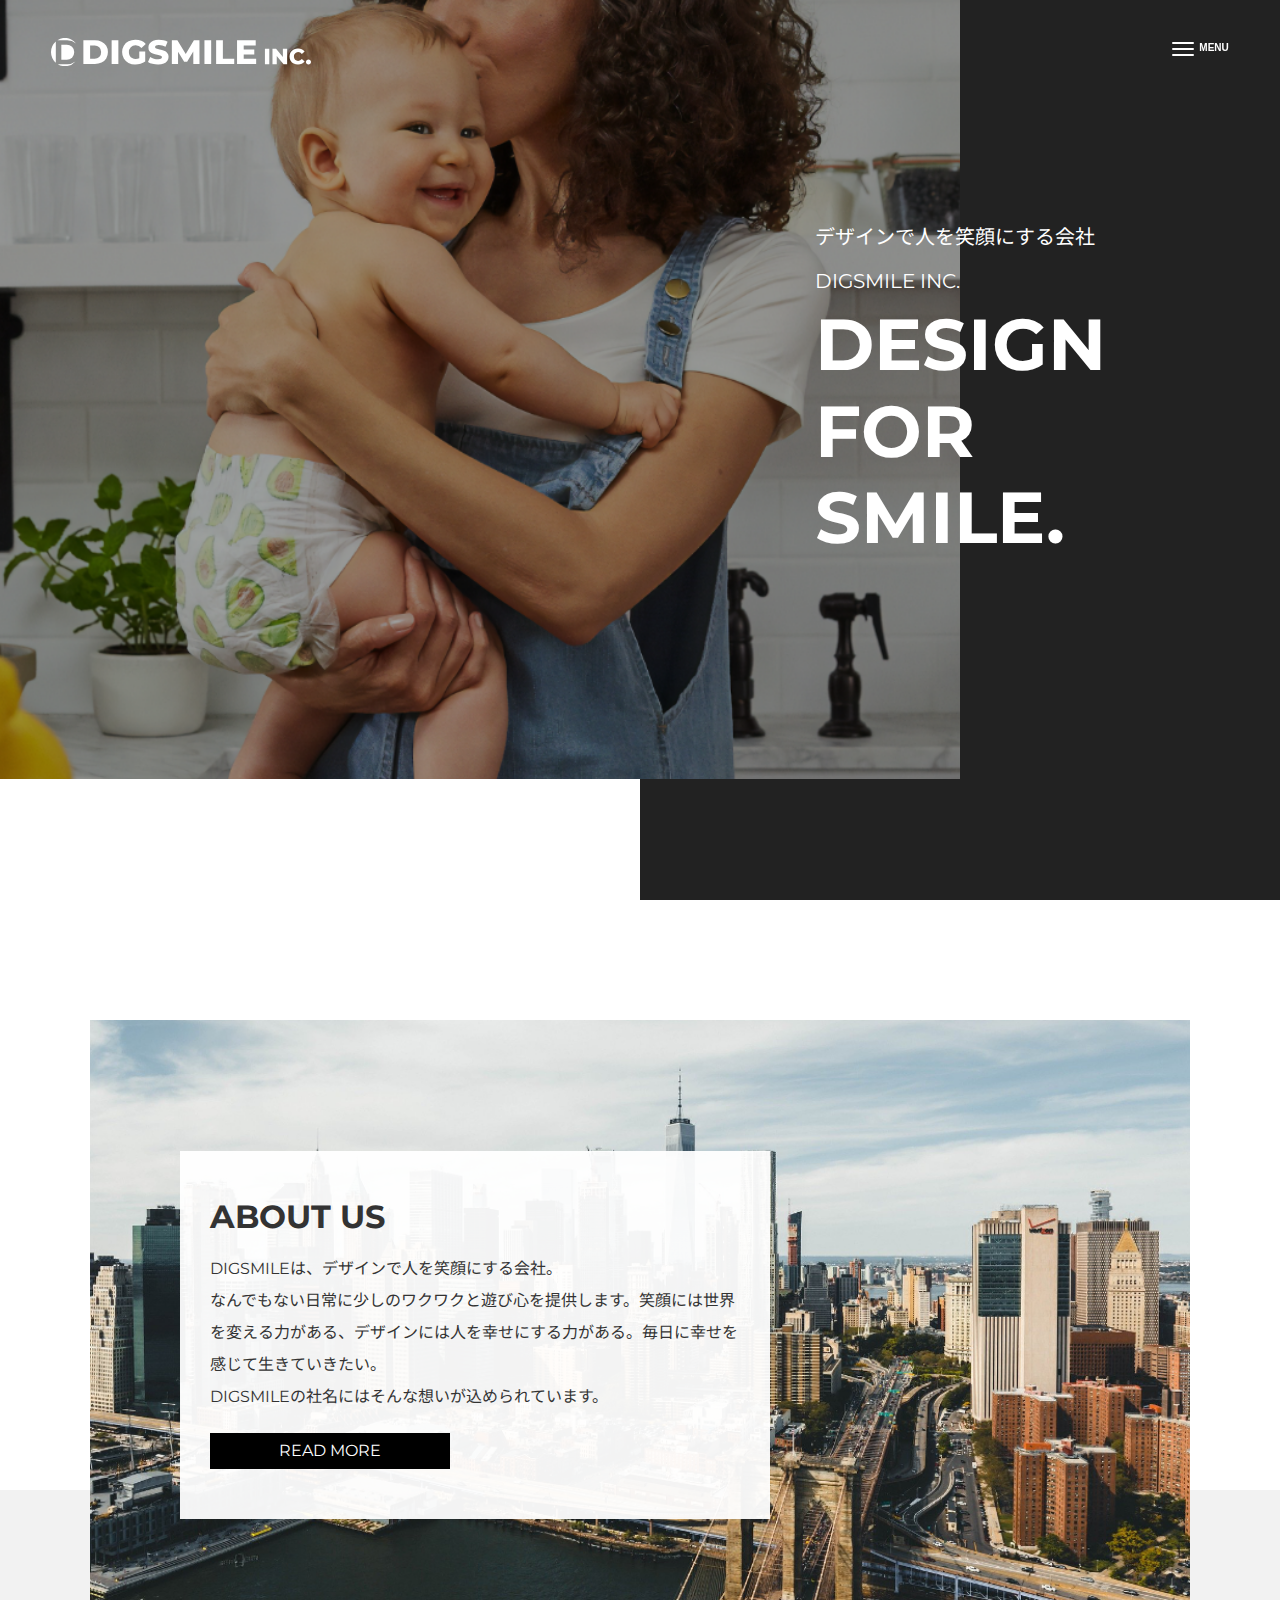
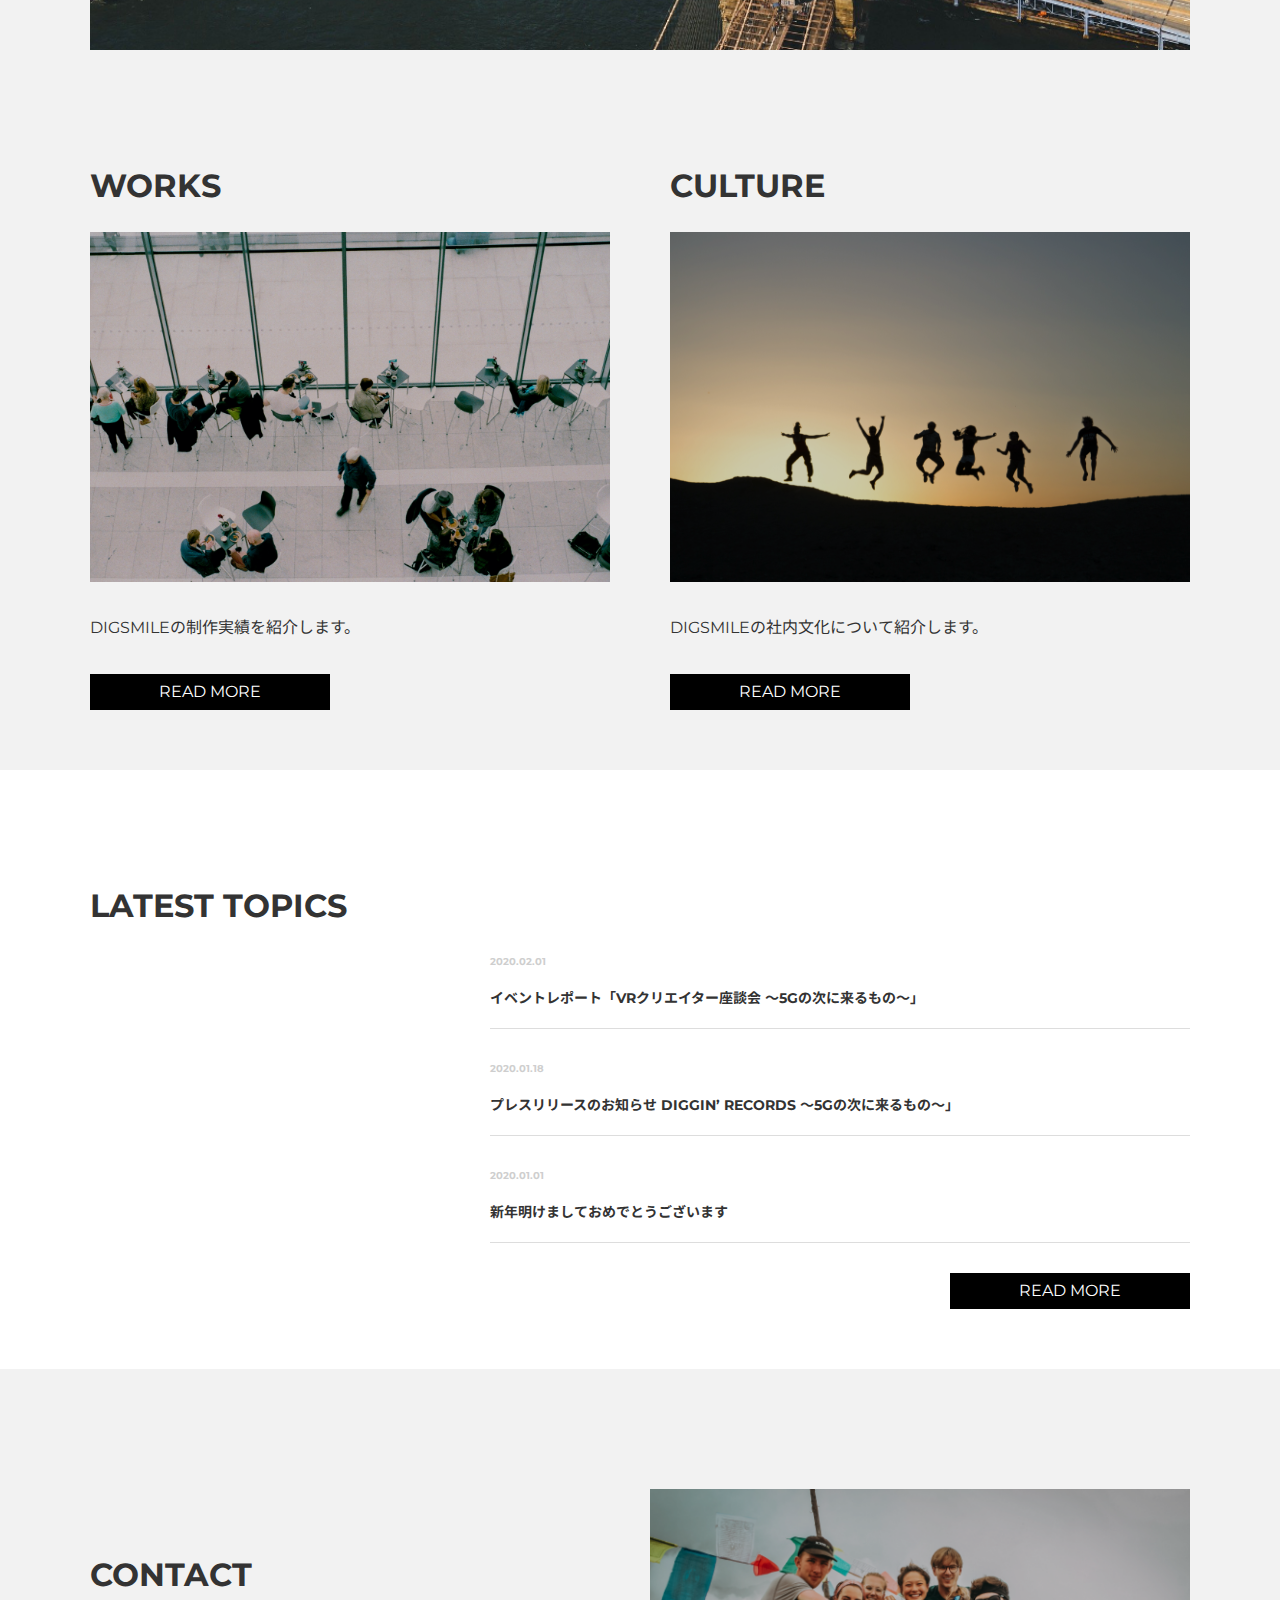
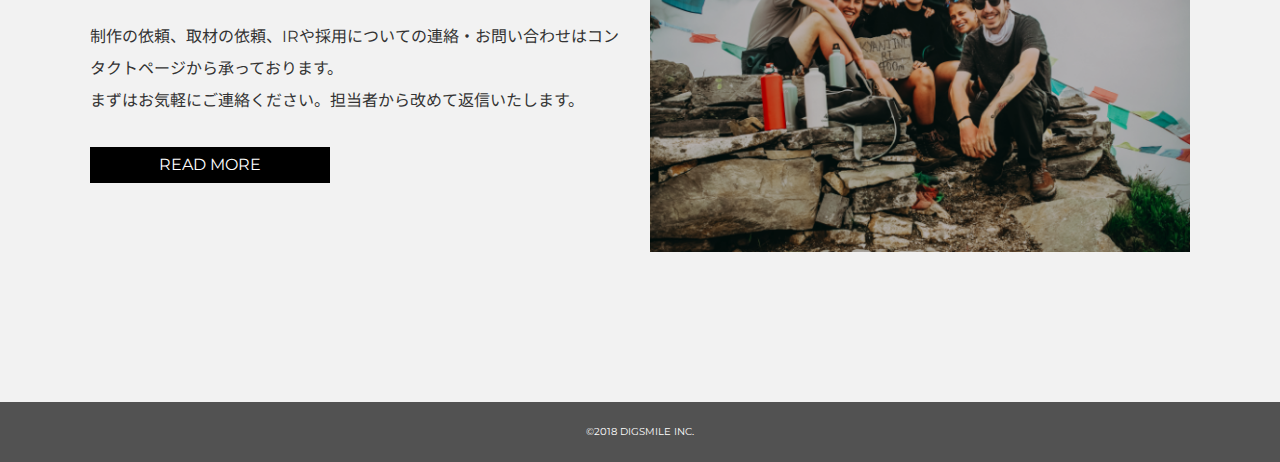
<file: index.html>
<!DOCTYPE html>
<html lang="ja">
<head>
  <meta charset="UTF-8">
  <meta name="viewport" content="width=device-width, initial-scale=1.0">
  <title>DIGSMILE inc. | TOP</title>
  <link rel="stylesheet" href="css/reset.css">
  <link href="https://fonts.googleapis.com/css2?family=Montserrat:wght@400;700&family=Noto+Sans+JP:wght@400;700&display=swap" rel="stylesheet">
  <link rel="stylesheet" href="css/style.css">
</head>
<body>
  <!-- header -->
  <header>
    <h1 class="logo">
      <a href="#">
        <svg xmlns="http://www.w3.org/2000/svg" width="260" height="28.204" viewBox="0 0 260 28.204">
          <g id="site-logo" transform="translate(-59 -29)">
            <path id="前面オブジェクトで型抜き_1" data-name="前面オブジェクトで型抜き 1" d="M14,35.2A13.9,13.9,0,0,1,6.785,33.19h8.848a14.228,14.228,0,0,0,8.847-2.739A13.97,13.97,0,0,1,14,35.2ZM4.822,31.752h0a14.17,14.17,0,0,1,0-21.3Zm10.54-3.117H10.33V13.771h5.032a8.094,8.094,0,0,1,5.682,1.994,7.233,7.233,0,0,1,2.138,5.439,7.234,7.234,0,0,1-2.138,5.439,8.093,8.093,0,0,1-5.682,1.99ZM25.007,12.39a13.9,13.9,0,0,0-9.373-3.174H6.463a13.932,13.932,0,0,1,13.76-.749,14.157,14.157,0,0,1,4.785,3.922Z" transform="translate(59 22)" fill="#fff"/>
            <path id="DIGSMILE" d="M2.38-23.8H13.634a15.731,15.731,0,0,1,6.936,1.465,11.018,11.018,0,0,1,4.692,4.155,11.723,11.723,0,0,1,1.666,6.3,11.723,11.723,0,0,1-1.666,6.3A11.018,11.018,0,0,1,20.57-1.423,15.731,15.731,0,0,1,13.634.042H2.38ZM13.362-5.34a6.893,6.893,0,0,0,4.913-1.737,6.262,6.262,0,0,0,1.853-4.8,6.262,6.262,0,0,0-1.853-4.8,6.893,6.893,0,0,0-4.913-1.737H9.112V-5.34ZM30.634-23.8h6.732V.042H30.634ZM58.276-12.39h5.95v9.877A15.5,15.5,0,0,1,59.534-.265a18.642,18.642,0,0,1-5.3.783A14.166,14.166,0,0,1,47.5-1.065a11.8,11.8,0,0,1-4.692-4.411,12.18,12.18,0,0,1-1.7-6.4,12.18,12.18,0,0,1,1.7-6.4,11.747,11.747,0,0,1,4.726-4.411,14.514,14.514,0,0,1,6.834-1.584,15.2,15.2,0,0,1,5.984,1.124,11.536,11.536,0,0,1,4.42,3.236l-4.284,3.883a7.546,7.546,0,0,0-5.78-2.657,6.693,6.693,0,0,0-4.93,1.856,6.67,6.67,0,0,0-1.87,4.955,7.208,7.208,0,0,0,.85,3.525,6.1,6.1,0,0,0,2.38,2.418,6.969,6.969,0,0,0,3.5.868,8.588,8.588,0,0,0,3.638-.783ZM77.044.519A21.967,21.967,0,0,1,71.434-.2,13.786,13.786,0,0,1,67.014-2.1l2.21-4.973a14.289,14.289,0,0,0,3.706,1.7,14.086,14.086,0,0,0,4.148.647q3.876,0,3.876-1.941a1.607,1.607,0,0,0-1.105-1.516A20.3,20.3,0,0,0,76.3-9.222a33.866,33.866,0,0,1-4.488-1.243,7.554,7.554,0,0,1-3.094-2.129,5.758,5.758,0,0,1-1.292-3.951,6.848,6.848,0,0,1,1.19-3.934,7.965,7.965,0,0,1,3.553-2.776,14.6,14.6,0,0,1,5.8-1.022,20.415,20.415,0,0,1,4.624.528A14.146,14.146,0,0,1,86.6-22.2l-2.074,5.007a13.837,13.837,0,0,0-6.6-1.839,5.522,5.522,0,0,0-2.924.6,1.787,1.787,0,0,0-.918,1.55,1.536,1.536,0,0,0,1.088,1.43,19.646,19.646,0,0,0,3.5.988,32.762,32.762,0,0,1,4.5,1.243,7.779,7.779,0,0,1,3.094,2.112,5.646,5.646,0,0,1,1.309,3.934A6.714,6.714,0,0,1,86.394-3.3,8.114,8.114,0,0,1,82.824-.52,14.418,14.418,0,0,1,77.044.519ZM112.336.042l-.068-12.636-6.12,10.286h-2.992L97.07-12.253V.042H90.848V-23.8H96.39l8.364,13.76,8.16-13.76h5.542L118.524.042ZM123.454-23.8h6.732V.042h-6.732Zm11.7,0h6.732V-5.305h11.356V.042H135.15Zm40.018,18.63V.042H156.06V-23.8h18.666v5.211h-12v4.019H173.3v5.041H162.724v4.359Z" transform="translate(89 55)" fill="#fff"/>
            <path id="INC." d="M1.54-15.4H5.9V0H1.54Zm22.22,0V0H20.174l-6.8-8.206V0H9.108V-15.4h3.586l6.8,8.206V-15.4ZM34.628.308A9.114,9.114,0,0,1,30.283-.715a7.65,7.65,0,0,1-3.025-2.849,7.858,7.858,0,0,1-1.1-4.136,7.858,7.858,0,0,1,1.1-4.136,7.65,7.65,0,0,1,3.025-2.849,9.114,9.114,0,0,1,4.345-1.023,9.326,9.326,0,0,1,3.806.748A7.323,7.323,0,0,1,41.25-12.8L38.478-10.3a4.56,4.56,0,0,0-3.63-1.8,4.48,4.48,0,0,0-2.233.55A3.817,3.817,0,0,0,31.1-10a4.773,4.773,0,0,0-.539,2.3A4.773,4.773,0,0,0,31.1-5.4,3.817,3.817,0,0,0,32.615-3.85a4.48,4.48,0,0,0,2.233.55,4.56,4.56,0,0,0,3.63-1.8L41.25-2.6A7.323,7.323,0,0,1,38.434-.44,9.326,9.326,0,0,1,34.628.308ZM45.1.2a2.462,2.462,0,0,1-1.782-.7,2.377,2.377,0,0,1-.726-1.782,2.35,2.35,0,0,1,.715-1.782A2.5,2.5,0,0,1,45.1-4.752a2.485,2.485,0,0,1,1.8.682,2.369,2.369,0,0,1,.7,1.782,2.4,2.4,0,0,1-.715,1.782A2.452,2.452,0,0,1,45.1.2Z" transform="translate(271.392 55.205)" fill="#fff"/>
          </g>
        </svg>
      </a>
    </h1>
    <nav class="header__nav">
      <ul>
        <li class="header__nav__item"><a href="#"><img src="img/logo-icon.png" alt="logo-icon"></a></li>
        <li class="header__nav__item"><a href="./about/index.html">About us</a></li>
        <li class="header__nav__item"><a href="#works">Works</a></li>
        <li class="header__nav__item"><a href="#culture">Culture</a></li>
        <li class="header__nav__item"><a href="#topics">Topics</a></li>
        <li class="header__nav__item"><a href="./contact/index.html">Contact</a></li>
      </ul>
    </nav>
    <button class="burger-btn">
      <span class="bars">
        <span class="bar bar_top"></span>
        <span class="bar bar_mid"></span>
        <span class="bar bar_bottom"></span>
      </span>
      <span class="menu">menu</span>
    </button>
    <span class="burger-musk"></span>
  </header>

  <!-- main -->
  <main>
    <div class="top">
      <div class="top__wrapper">
        <div class="top__wrapper__text">
          <p class="top__wrapper__text__jp">デザインで人を笑顔にする会社</p>
          <p class="top__wrapper__text__conmpany">DIGSMILE INC.</p>
          <p class="top__wrapper__text__main">
            Design<br>
            for<br>
            smile.
          </p>
        </div>
      </div>
    </div>
    <section class="section__wrapper" id="aboutUs">
      <div class="section__wrapper__aboutUs">
        <div class="section__wrapper__aboutUs__text">
          <h2>ABOUT US</h2>
          <p>
            DIGSMILEは、デザインで人を笑顔にする会社。<br>
            なんでもない日常に少しのワクワクと遊び心を提供します。笑顔には世界を変える力がある、デザインには人を幸せにする力がある。毎日に幸せを感じて生きていきたい。<br>
            DIGSMILEの社名にはそんな想いが込められています。
          </p>
          <a href="/about/index.html">READ MORE</a>
        </div>
      </div>
    </section>
    <!-- works -->
    <section class="section__wrapper">
      <div class="section__wrapper__contents flex__between">
        <div class="section__wrapper__contents__works" id="works">
          <h2>WORKS</h2>
          <img src="img/works.png" alt="works">
          <p>DIGSMILEの制作実績を紹介します。</p>
          <a href="#">READ MORE</a>
        </div>
        <div class="section__wrapper__contents__culture" id="culture">
          <h2>CULTURE</h2>
          <img src="img/culture.png" alt="culture">
          <p>DIGSMILEの社内文化について紹介します。</p>
          <a href="#">READ MORE</a>
        </div>
      </div>
    </section>
    <!-- topics -->
    <section class="section__wrapper" id="topics">
      <div class="section__wrapper__topics">
        <h2>LATEST TOPICS</h2>
        <ul class="section__wrapper__topics__list">
          <li class="section__wrapper__topics__list__item">
            <p class="section__wrapper__topics__list__item__date">2020.02.01</p>
            <p class="section__wrapper__topics__list__item__title">イベントレポート「VRクリエイター座談会 〜5Gの次に来るもの〜」</p>
          </li>
          <li class="section__wrapper__topics__list__item">
            <p class="section__wrapper__topics__list__item__date">2020.01.18</p>
            <p class="section__wrapper__topics__list__item__title">プレスリリースのお知らせ DIGGIN’ RECORDS 〜5Gの次に来るもの〜」</p>
          </li>
          <li class="section__wrapper__topics__list__item">
            <p class="section__wrapper__topics__list__item__date">2020.01.01</p>
            <p class="section__wrapper__topics__list__item__title">新年明けましておめでとうございます</p>
          </li>
        </ul>
        <a href="#">READ MORE</a>
      </div>
    </section>
    <!-- contact -->
    <section class="section__wrapper">
      <div class="section__wrapper__contact flex__between">
        <img src="img/recruit.png" alt="recruit">
        <div class="section__wrapper__contact__text">
          <h2>CONTACT</h2>
          <p>制作の依頼、取材の依頼、IRや採用についての連絡・お問い合わせはコンタクトページから承っております。<br>
            まずはお気軽にご連絡ください。担当者から改めて返信いたします。</p>
          <a href="./contact/index.html">READ MORE</a>
        </div>
      </div>
    </section>
  </main>
  <!-- footer -->
  <footer>
    <p>©2018 DIGSMILE INC.</p>
  </footer>
  <script src="https://code.jquery.com/jquery-3.5.1.js" integrity="sha256-QWo7LDvxbWT2tbbQ97B53yJnYU3WhH/C8ycbRAkjPDc=" crossorigin="anonymous"></script>
  <script src="js/script.js"></script>
</body>
</html>
</file>
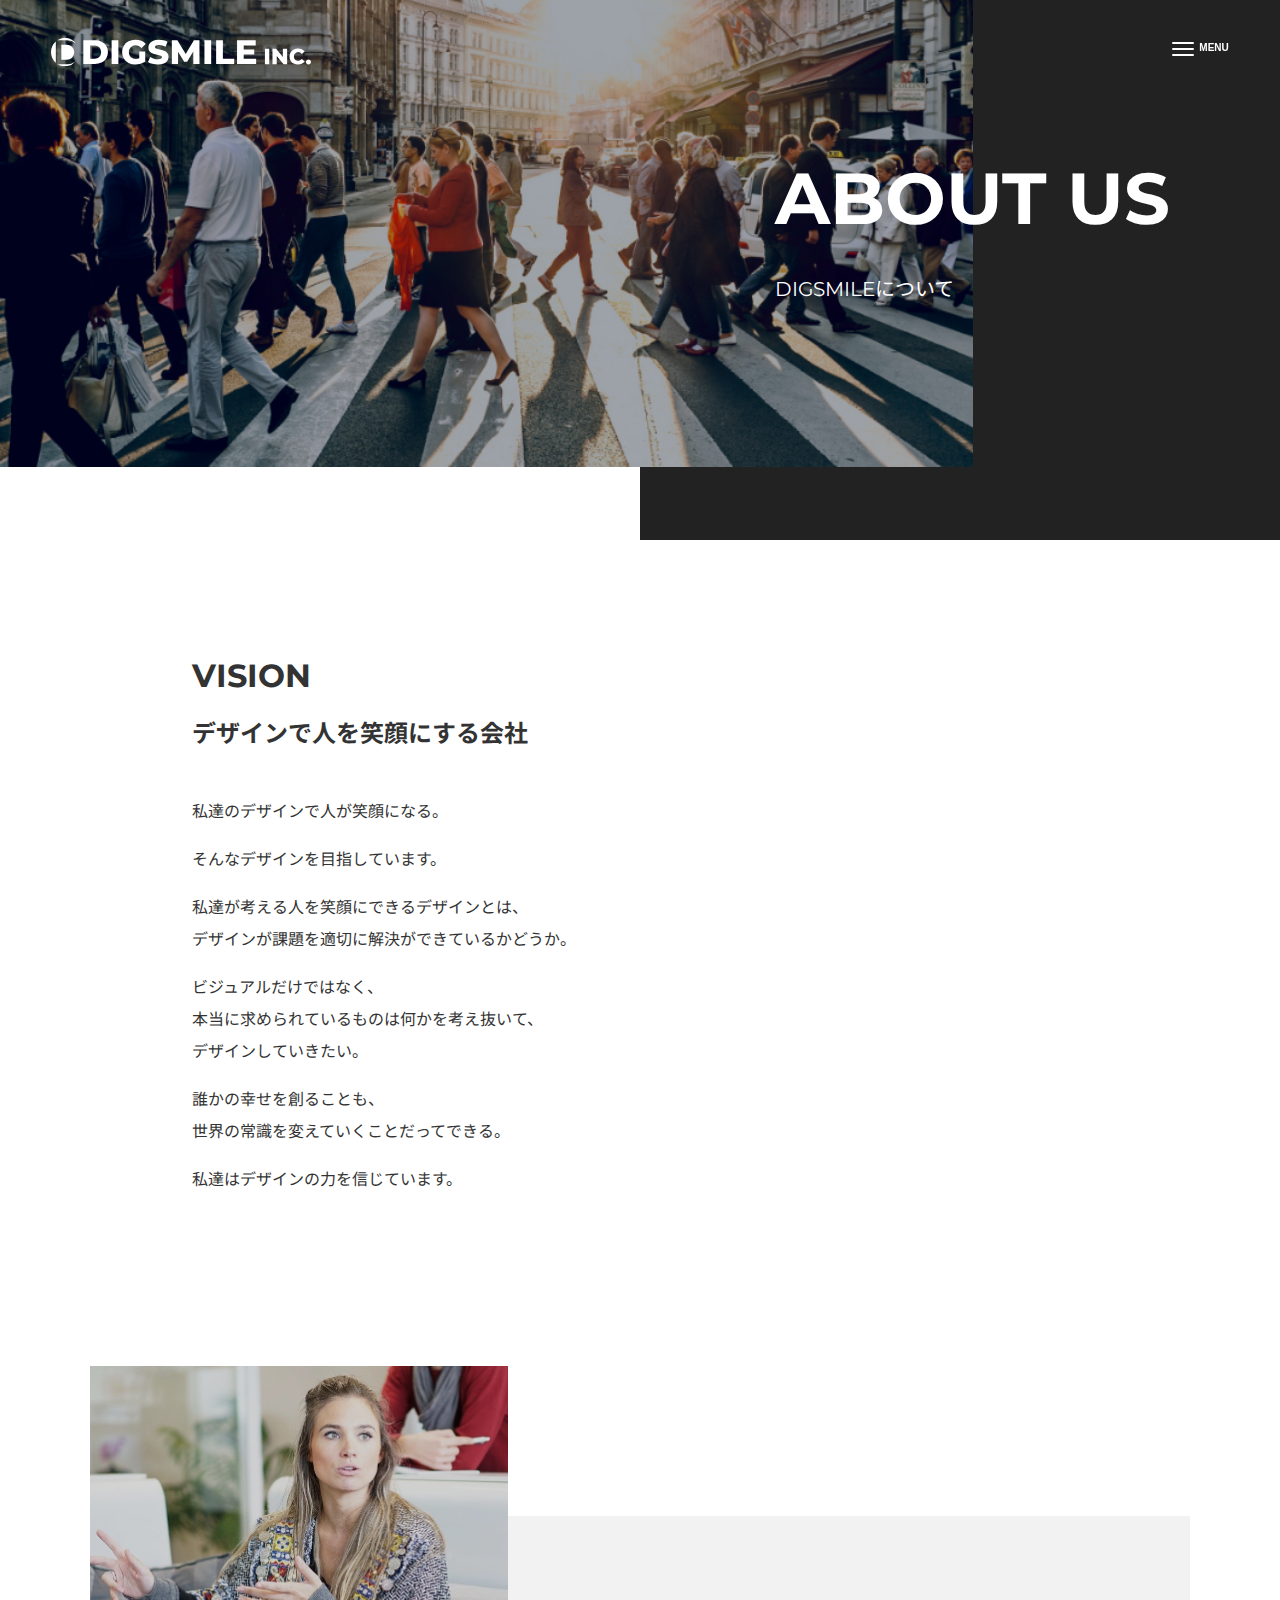
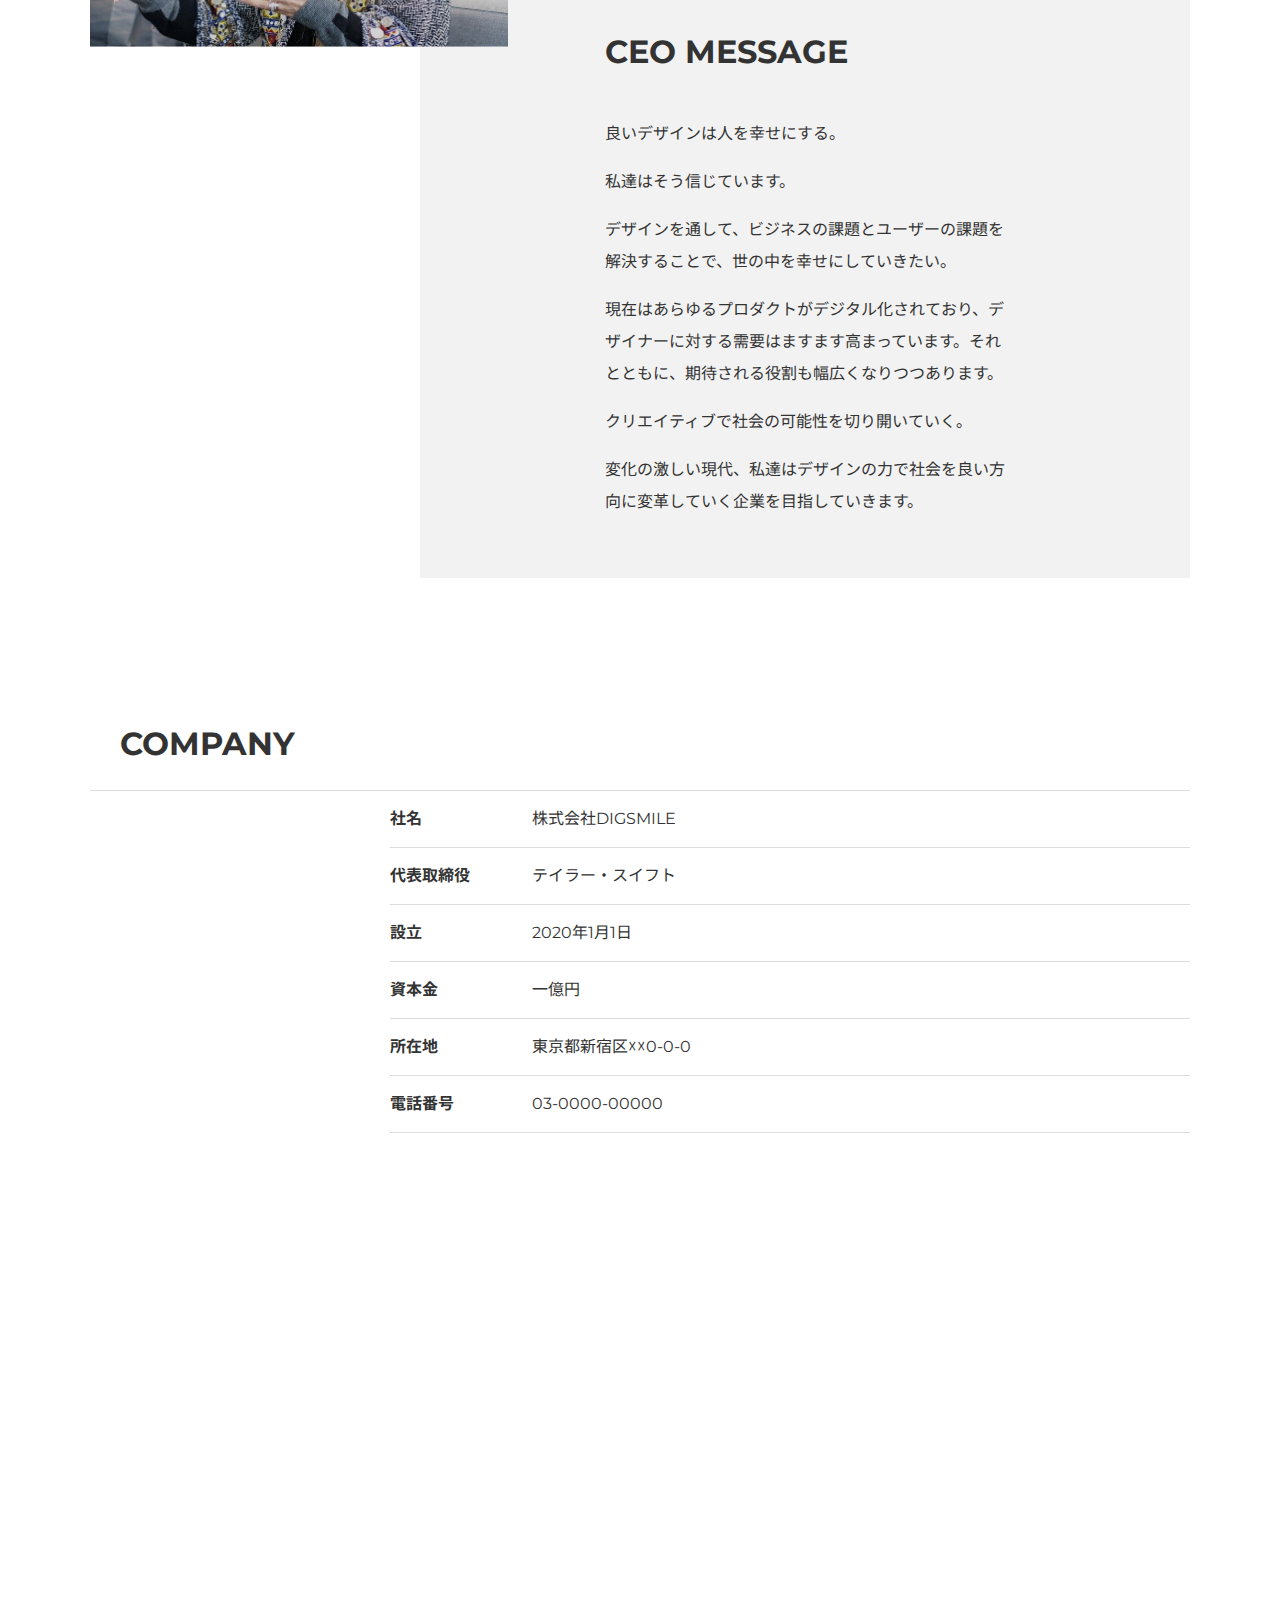
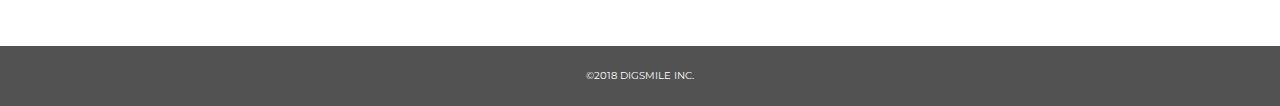
<file: about/index.html>
<!DOCTYPE html>
<html lang="ja">
<head>
  <meta charset="UTF-8">
  <meta name="viewport" content="width=device-width, initial-scale=1.0">
  <title>DIGSMILE inc. | about</title>
  <link rel="stylesheet" href="../css/reset.css">
  <link href="https://fonts.googleapis.com/css2?family=Montserrat:wght@400;700&family=Noto+Sans+JP:wght@400;700&display=swap" rel="stylesheet">
  <link rel="stylesheet" href="../css/about.css">
</head>
<body>
  <header>
    <h1 class="logo">
      <a href="../index.html">
        <svg xmlns="http://www.w3.org/2000/svg" width="260" height="28.204" viewBox="0 0 260 28.204">
          <g id="site-logo" transform="translate(-59 -29)">
            <path id="前面オブジェクトで型抜き_1" data-name="前面オブジェクトで型抜き 1" d="M14,35.2A13.9,13.9,0,0,1,6.785,33.19h8.848a14.228,14.228,0,0,0,8.847-2.739A13.97,13.97,0,0,1,14,35.2ZM4.822,31.752h0a14.17,14.17,0,0,1,0-21.3Zm10.54-3.117H10.33V13.771h5.032a8.094,8.094,0,0,1,5.682,1.994,7.233,7.233,0,0,1,2.138,5.439,7.234,7.234,0,0,1-2.138,5.439,8.093,8.093,0,0,1-5.682,1.99ZM25.007,12.39a13.9,13.9,0,0,0-9.373-3.174H6.463a13.932,13.932,0,0,1,13.76-.749,14.157,14.157,0,0,1,4.785,3.922Z" transform="translate(59 22)" fill="#fff"/>
            <path id="DIGSMILE" d="M2.38-23.8H13.634a15.731,15.731,0,0,1,6.936,1.465,11.018,11.018,0,0,1,4.692,4.155,11.723,11.723,0,0,1,1.666,6.3,11.723,11.723,0,0,1-1.666,6.3A11.018,11.018,0,0,1,20.57-1.423,15.731,15.731,0,0,1,13.634.042H2.38ZM13.362-5.34a6.893,6.893,0,0,0,4.913-1.737,6.262,6.262,0,0,0,1.853-4.8,6.262,6.262,0,0,0-1.853-4.8,6.893,6.893,0,0,0-4.913-1.737H9.112V-5.34ZM30.634-23.8h6.732V.042H30.634ZM58.276-12.39h5.95v9.877A15.5,15.5,0,0,1,59.534-.265a18.642,18.642,0,0,1-5.3.783A14.166,14.166,0,0,1,47.5-1.065a11.8,11.8,0,0,1-4.692-4.411,12.18,12.18,0,0,1-1.7-6.4,12.18,12.18,0,0,1,1.7-6.4,11.747,11.747,0,0,1,4.726-4.411,14.514,14.514,0,0,1,6.834-1.584,15.2,15.2,0,0,1,5.984,1.124,11.536,11.536,0,0,1,4.42,3.236l-4.284,3.883a7.546,7.546,0,0,0-5.78-2.657,6.693,6.693,0,0,0-4.93,1.856,6.67,6.67,0,0,0-1.87,4.955,7.208,7.208,0,0,0,.85,3.525,6.1,6.1,0,0,0,2.38,2.418,6.969,6.969,0,0,0,3.5.868,8.588,8.588,0,0,0,3.638-.783ZM77.044.519A21.967,21.967,0,0,1,71.434-.2,13.786,13.786,0,0,1,67.014-2.1l2.21-4.973a14.289,14.289,0,0,0,3.706,1.7,14.086,14.086,0,0,0,4.148.647q3.876,0,3.876-1.941a1.607,1.607,0,0,0-1.105-1.516A20.3,20.3,0,0,0,76.3-9.222a33.866,33.866,0,0,1-4.488-1.243,7.554,7.554,0,0,1-3.094-2.129,5.758,5.758,0,0,1-1.292-3.951,6.848,6.848,0,0,1,1.19-3.934,7.965,7.965,0,0,1,3.553-2.776,14.6,14.6,0,0,1,5.8-1.022,20.415,20.415,0,0,1,4.624.528A14.146,14.146,0,0,1,86.6-22.2l-2.074,5.007a13.837,13.837,0,0,0-6.6-1.839,5.522,5.522,0,0,0-2.924.6,1.787,1.787,0,0,0-.918,1.55,1.536,1.536,0,0,0,1.088,1.43,19.646,19.646,0,0,0,3.5.988,32.762,32.762,0,0,1,4.5,1.243,7.779,7.779,0,0,1,3.094,2.112,5.646,5.646,0,0,1,1.309,3.934A6.714,6.714,0,0,1,86.394-3.3,8.114,8.114,0,0,1,82.824-.52,14.418,14.418,0,0,1,77.044.519ZM112.336.042l-.068-12.636-6.12,10.286h-2.992L97.07-12.253V.042H90.848V-23.8H96.39l8.364,13.76,8.16-13.76h5.542L118.524.042ZM123.454-23.8h6.732V.042h-6.732Zm11.7,0h6.732V-5.305h11.356V.042H135.15Zm40.018,18.63V.042H156.06V-23.8h18.666v5.211h-12v4.019H173.3v5.041H162.724v4.359Z" transform="translate(89 55)" fill="#fff"/>
            <path id="INC." d="M1.54-15.4H5.9V0H1.54Zm22.22,0V0H20.174l-6.8-8.206V0H9.108V-15.4h3.586l6.8,8.206V-15.4ZM34.628.308A9.114,9.114,0,0,1,30.283-.715a7.65,7.65,0,0,1-3.025-2.849,7.858,7.858,0,0,1-1.1-4.136,7.858,7.858,0,0,1,1.1-4.136,7.65,7.65,0,0,1,3.025-2.849,9.114,9.114,0,0,1,4.345-1.023,9.326,9.326,0,0,1,3.806.748A7.323,7.323,0,0,1,41.25-12.8L38.478-10.3a4.56,4.56,0,0,0-3.63-1.8,4.48,4.48,0,0,0-2.233.55A3.817,3.817,0,0,0,31.1-10a4.773,4.773,0,0,0-.539,2.3A4.773,4.773,0,0,0,31.1-5.4,3.817,3.817,0,0,0,32.615-3.85a4.48,4.48,0,0,0,2.233.55,4.56,4.56,0,0,0,3.63-1.8L41.25-2.6A7.323,7.323,0,0,1,38.434-.44,9.326,9.326,0,0,1,34.628.308ZM45.1.2a2.462,2.462,0,0,1-1.782-.7,2.377,2.377,0,0,1-.726-1.782,2.35,2.35,0,0,1,.715-1.782A2.5,2.5,0,0,1,45.1-4.752a2.485,2.485,0,0,1,1.8.682,2.369,2.369,0,0,1,.7,1.782,2.4,2.4,0,0,1-.715,1.782A2.452,2.452,0,0,1,45.1.2Z" transform="translate(271.392 55.205)" fill="#fff"/>
          </g>
        </svg>
      </a>
    </h1>
    <nav class="header__nav">
      <ul>
        <li class="header__nav__item"><a href="../index.html"><img src="../img/logo-icon.png" alt="logo-icon"></a></li>
        <li class="header__nav__item"><a href="#">About us</a></li>
        <li class="header__nav__item"><a href="../index.html#works">Works</a></li>
        <li class="header__nav__item"><a href="../index.html#culture">Culture</a></li>
        <li class="header__nav__item"><a href="../index.html#topics">Topics</a></li>
        <li class="header__nav__item"><a href="../contact/index.html">Contact</a></li>
      </ul>
    </nav>
    <button class="burger-btn">
      <span class="bars">
        <span class="bar bar_top"></span>
        <span class="bar bar_mid"></span>
        <span class="bar bar_bottom"></span>
      </span>
      <span class="menu">menu</span>
    </button>
    <span class="burger-musk"></span>
  </header>
  <main>
    <div class="top">
      <div class="top__wrapper">
        <div class="top__wrapper__text">
          <p class="top__wrapper__text__main">
            About us<br>
            <span>DIGSMILEについて</span>
          </p>
        </div>
      </div>
    </div>
    <!-- vision -->
    <section class="section__wrapper">
      <div class="section__wrapper__vision">
        <h2>VISION</h2>
        <h3>デザインで人を笑顔にする会社</h3>
        <div class="section__wrapper__vision__text">
          <p>私達のデザインで人が笑顔になる。</p>
          <br>
          <p>そんなデザインを目指しています。</p>
          <br>
          <p>私達が考える人を笑顔にできるデザインとは、</p>
          <p>デザインが課題を適切に解決ができているかどうか。</p>
          <br>
          <p>ビジュアルだけではなく、</p>
          <p>本当に求められているものは何かを考え抜いて、</p>
          <p>デザインしていきたい。</p>
          <br>
          <p>誰かの幸せを創ることも、</p>
          <p>世界の常識を変えていくことだってできる。</p>
          <br>
          <p>私達はデザインの力を信じています。</p>
        </div>
      </div>
    </section>
    <section class="section__wrapper">
      <div class="section__wrapper__ceo">
        <img src="../img/ceo-img.png" alt="ceo">
        <div class="section__wrapper__ceo__message">
          <div class="section__wrapper__ceo__message__text">
            <h2>CEO MESSAGE</h2>
            <p>良いデザインは人を幸せにする。</p>
            <br>
            <p>私達はそう信じています。</p>
            <br>
            <p>デザインを通して、ビジネスの課題とユーザーの課題を解決することで、世の中を幸せにしていきたい。</p>
            <br>
            <p>現在はあらゆるプロダクトがデジタル化されており、デザイナーに対する需要はますます高まっています。それとともに、期待される役割も幅広くなりつつあります。</p>
            <br>
            <p>クリエイティブで社会の可能性を切り開いていく。</p>
            <br>
            <p>変化の激しい現代、私達はデザインの力で社会を良い方向に変革していく企業を目指していきます。</p>
          </div>
        </div>
      </div>
    </section>
    <section class="section__wrapper">
      <div class="section__wrapper__company">
        <h2>COMPANY</h2>
        <dl class="section__wrapper__company__overview">
          <div>
            <dt>社名</dt>
            <dd>株式会社DIGSMILE</dd>
          </div>
        </dl>
        <dl class="section__wrapper__company__overview">
          <div>
            <dt>代表取締役</dt>
            <dd>テイラー・スイフト</dd>
          </div>
        </dl>
        <dl class="section__wrapper__company__overview">
          <div>
            <dt>設立</dt>
            <dd>2020年1月1日</dd>
          </div>
        </dl>
        <dl class="section__wrapper__company__overview">
          <div>
            <dt>資本金</dt>
            <dd>一億円</dd>
          </div>
        </dl>
        <dl class="section__wrapper__company__overview">
          <div>
            <dt>所在地</dt>
            <dd>東京都新宿区☓☓0-0-0</dd>
          </div>
        </dl>
        <dl class="section__wrapper__company__overview">
          <div>
            <dt>電話番号</dt>
            <dd>03-0000-00000</dd>
          </div>
        </dl>
        <iframe src="https://www.google.com/maps/embed?pb=!1m18!1m12!1m3!1d51840.01292749985!2d139.67418085496357!3d35.7015977298086!2m3!1f0!2f0!3f0!3m2!1i1024!2i768!4f13.1!3m3!1m2!1s0x60188d2059b7fd4b%3A0xec61c68fe232efd2!2z5p2x5Lqs6YO95paw5a6_5Yy6!5e0!3m2!1sja!2sjp!4v1606642500106!5m2!1sja!2sjp" width="600" height="450" frameborder="0" style="border:0;" allowfullscreen="" aria-hidden="false" tabindex="0"></iframe>
      </div>
    </section>
  </main>
  <footer>
    <p>©2018 DIGSMILE INC.</p>
  </footer>
  <script src="https://code.jquery.com/jquery-3.5.1.js" integrity="sha256-QWo7LDvxbWT2tbbQ97B53yJnYU3WhH/C8ycbRAkjPDc=" crossorigin="anonymous"></script>
  <script src="../js/script.js"></script>
</body>
</html>
</file>
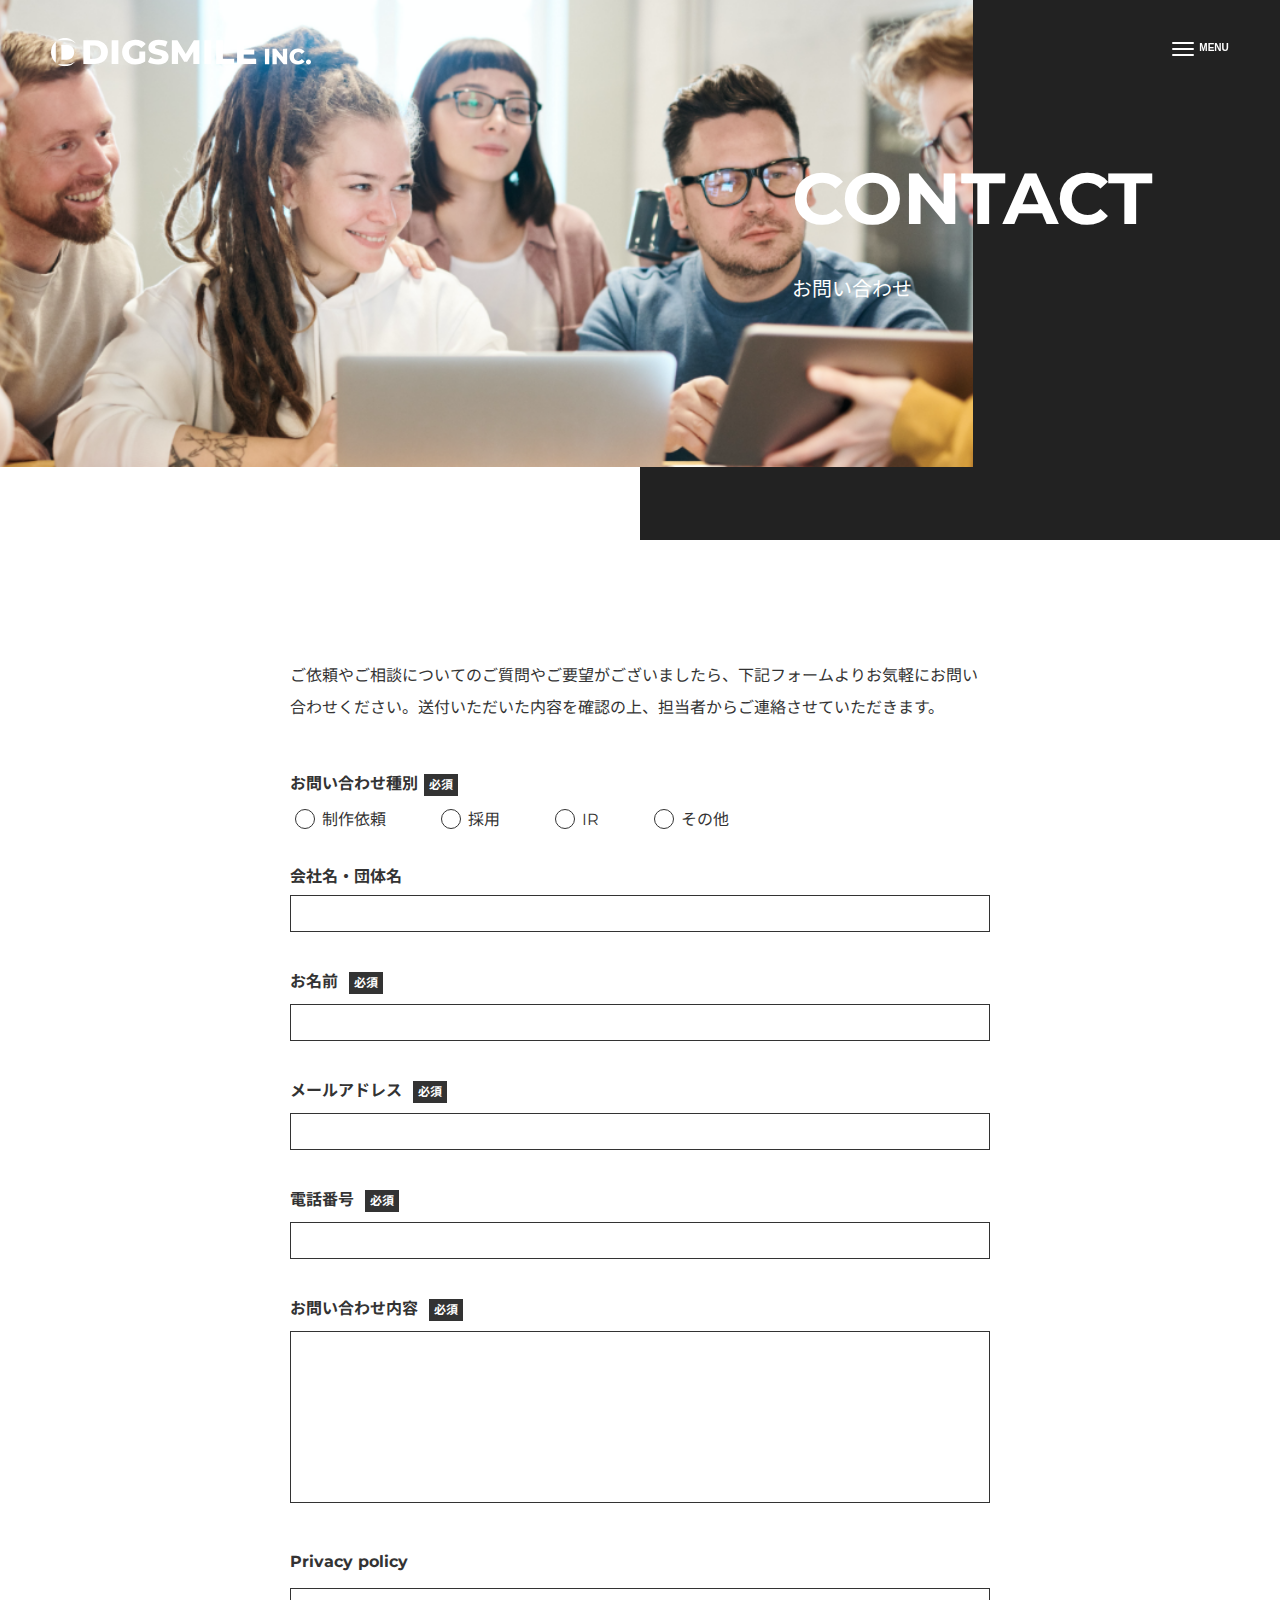
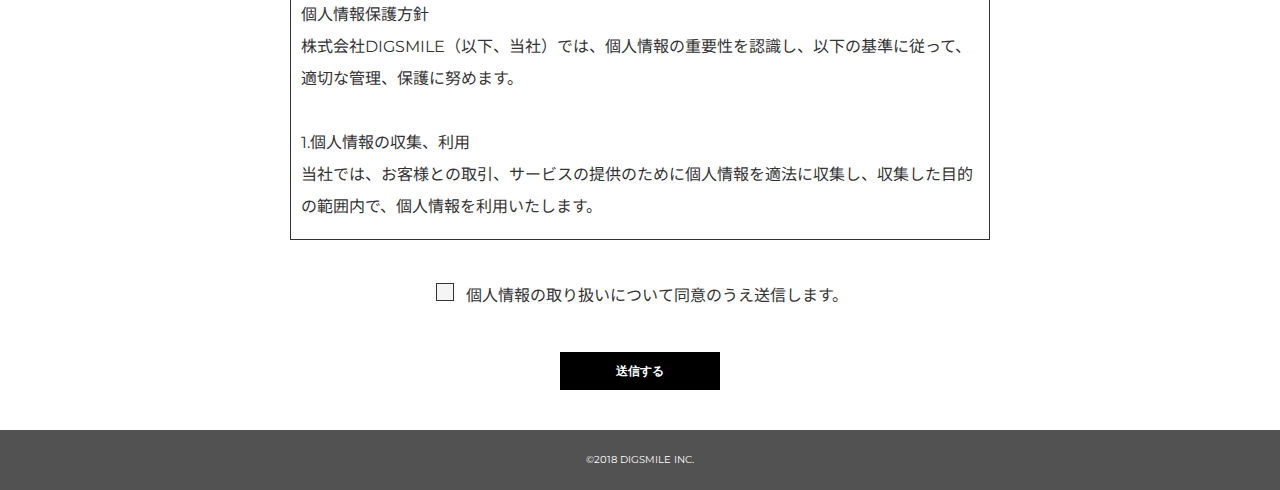
<file: contact/index.html>
<!DOCTYPE html>
<html lang="ja">
<head>
  <meta charset="UTF-8">
  <meta name="viewport" content="width=device-width, initial-scale=1.0">
  <title>DIGSMILE inc. | contact</title>
  <link rel="stylesheet" href="../css/reset.css">
  <link href="https://fonts.googleapis.com/css2?family=Montserrat:wght@400;700&family=Noto+Sans+JP:wght@400;700&display=swap" rel="stylesheet">
  <link rel="stylesheet" href="../css/contact.css">
</head>
<body>
  <header>
    <h1 class="logo">
      <a href="../index.html">
        <svg xmlns="http://www.w3.org/2000/svg" width="260" height="28.204" viewBox="0 0 260 28.204">
          <g id="site-logo" transform="translate(-59 -29)">
            <path id="前面オブジェクトで型抜き_1" data-name="前面オブジェクトで型抜き 1" d="M14,35.2A13.9,13.9,0,0,1,6.785,33.19h8.848a14.228,14.228,0,0,0,8.847-2.739A13.97,13.97,0,0,1,14,35.2ZM4.822,31.752h0a14.17,14.17,0,0,1,0-21.3Zm10.54-3.117H10.33V13.771h5.032a8.094,8.094,0,0,1,5.682,1.994,7.233,7.233,0,0,1,2.138,5.439,7.234,7.234,0,0,1-2.138,5.439,8.093,8.093,0,0,1-5.682,1.99ZM25.007,12.39a13.9,13.9,0,0,0-9.373-3.174H6.463a13.932,13.932,0,0,1,13.76-.749,14.157,14.157,0,0,1,4.785,3.922Z" transform="translate(59 22)" fill="#fff"/>
            <path id="DIGSMILE" d="M2.38-23.8H13.634a15.731,15.731,0,0,1,6.936,1.465,11.018,11.018,0,0,1,4.692,4.155,11.723,11.723,0,0,1,1.666,6.3,11.723,11.723,0,0,1-1.666,6.3A11.018,11.018,0,0,1,20.57-1.423,15.731,15.731,0,0,1,13.634.042H2.38ZM13.362-5.34a6.893,6.893,0,0,0,4.913-1.737,6.262,6.262,0,0,0,1.853-4.8,6.262,6.262,0,0,0-1.853-4.8,6.893,6.893,0,0,0-4.913-1.737H9.112V-5.34ZM30.634-23.8h6.732V.042H30.634ZM58.276-12.39h5.95v9.877A15.5,15.5,0,0,1,59.534-.265a18.642,18.642,0,0,1-5.3.783A14.166,14.166,0,0,1,47.5-1.065a11.8,11.8,0,0,1-4.692-4.411,12.18,12.18,0,0,1-1.7-6.4,12.18,12.18,0,0,1,1.7-6.4,11.747,11.747,0,0,1,4.726-4.411,14.514,14.514,0,0,1,6.834-1.584,15.2,15.2,0,0,1,5.984,1.124,11.536,11.536,0,0,1,4.42,3.236l-4.284,3.883a7.546,7.546,0,0,0-5.78-2.657,6.693,6.693,0,0,0-4.93,1.856,6.67,6.67,0,0,0-1.87,4.955,7.208,7.208,0,0,0,.85,3.525,6.1,6.1,0,0,0,2.38,2.418,6.969,6.969,0,0,0,3.5.868,8.588,8.588,0,0,0,3.638-.783ZM77.044.519A21.967,21.967,0,0,1,71.434-.2,13.786,13.786,0,0,1,67.014-2.1l2.21-4.973a14.289,14.289,0,0,0,3.706,1.7,14.086,14.086,0,0,0,4.148.647q3.876,0,3.876-1.941a1.607,1.607,0,0,0-1.105-1.516A20.3,20.3,0,0,0,76.3-9.222a33.866,33.866,0,0,1-4.488-1.243,7.554,7.554,0,0,1-3.094-2.129,5.758,5.758,0,0,1-1.292-3.951,6.848,6.848,0,0,1,1.19-3.934,7.965,7.965,0,0,1,3.553-2.776,14.6,14.6,0,0,1,5.8-1.022,20.415,20.415,0,0,1,4.624.528A14.146,14.146,0,0,1,86.6-22.2l-2.074,5.007a13.837,13.837,0,0,0-6.6-1.839,5.522,5.522,0,0,0-2.924.6,1.787,1.787,0,0,0-.918,1.55,1.536,1.536,0,0,0,1.088,1.43,19.646,19.646,0,0,0,3.5.988,32.762,32.762,0,0,1,4.5,1.243,7.779,7.779,0,0,1,3.094,2.112,5.646,5.646,0,0,1,1.309,3.934A6.714,6.714,0,0,1,86.394-3.3,8.114,8.114,0,0,1,82.824-.52,14.418,14.418,0,0,1,77.044.519ZM112.336.042l-.068-12.636-6.12,10.286h-2.992L97.07-12.253V.042H90.848V-23.8H96.39l8.364,13.76,8.16-13.76h5.542L118.524.042ZM123.454-23.8h6.732V.042h-6.732Zm11.7,0h6.732V-5.305h11.356V.042H135.15Zm40.018,18.63V.042H156.06V-23.8h18.666v5.211h-12v4.019H173.3v5.041H162.724v4.359Z" transform="translate(89 55)" fill="#fff"/>
            <path id="INC." d="M1.54-15.4H5.9V0H1.54Zm22.22,0V0H20.174l-6.8-8.206V0H9.108V-15.4h3.586l6.8,8.206V-15.4ZM34.628.308A9.114,9.114,0,0,1,30.283-.715a7.65,7.65,0,0,1-3.025-2.849,7.858,7.858,0,0,1-1.1-4.136,7.858,7.858,0,0,1,1.1-4.136,7.65,7.65,0,0,1,3.025-2.849,9.114,9.114,0,0,1,4.345-1.023,9.326,9.326,0,0,1,3.806.748A7.323,7.323,0,0,1,41.25-12.8L38.478-10.3a4.56,4.56,0,0,0-3.63-1.8,4.48,4.48,0,0,0-2.233.55A3.817,3.817,0,0,0,31.1-10a4.773,4.773,0,0,0-.539,2.3A4.773,4.773,0,0,0,31.1-5.4,3.817,3.817,0,0,0,32.615-3.85a4.48,4.48,0,0,0,2.233.55,4.56,4.56,0,0,0,3.63-1.8L41.25-2.6A7.323,7.323,0,0,1,38.434-.44,9.326,9.326,0,0,1,34.628.308ZM45.1.2a2.462,2.462,0,0,1-1.782-.7,2.377,2.377,0,0,1-.726-1.782,2.35,2.35,0,0,1,.715-1.782A2.5,2.5,0,0,1,45.1-4.752a2.485,2.485,0,0,1,1.8.682,2.369,2.369,0,0,1,.7,1.782,2.4,2.4,0,0,1-.715,1.782A2.452,2.452,0,0,1,45.1.2Z" transform="translate(271.392 55.205)" fill="#fff"/>
          </g>
        </svg>
      </a>
    </h1>
    <nav class="header__nav">
      <ul>
        <li class="header__nav__item"><a href="/index.html"><img src="../img/logo-icon.png" alt="logo-icon"></a></li>
        <li class="header__nav__item"><a href="/about/index.html">About us</a></li>
        <li class="header__nav__item"><a href="../index.html#works">Works</a></li>
        <li class="header__nav__item"><a href="../index.html#culture">Culture</a></li>
        <li class="header__nav__item"><a href="../index.html#topics">Topics</a></li>
        <li class="header__nav__item"><a href="#">Contact</a></li>
      </ul>
    </nav>
    <button class="burger-btn">
      <span class="bars">
        <span class="bar bar_top"></span>
        <span class="bar bar_mid"></span>
        <span class="bar bar_bottom"></span>
      </span>
      <span class="menu">menu</span>
    </button>
    <span class="burger-musk"></span>
  </header>
  <main>
    <div class="top">
      <div class="top__wrapper">
        <div class="top__wrapper__text">
          <p class="top__wrapper__text__main">
            CONTACT<br>
            <span>お問い合わせ</span>
          </p>
        </div>
      </div>
    </div>
    <section class="section__wrapper">
      <div class="section__wrapper__contact">
        <p class="section__wrapper__contact__explanation">ご依頼やご相談についてのご質問やご要望がございましたら、下記フォームよりお気軽にお問い合わせください。送付いただいた内容を確認の上、担当者からご連絡させていただきます。</p>
        <form action="">
          <ul class="form-list">
            <li class="form-list-item">
              <div class="form-list-title">
                お問い合わせ種別<span class="required">必須</span>
              </div>
              <ul class="inquiry-list">
                <li class="inquiry-list-item">
                  <input class="radio-btn" type="radio" name="inquiry-type" id="request">
                  <label for="request">制作依頼</label>
                </li>
                <li class="inquiry-list-item">
                  <input class="radio-btn" type="radio" name="inquiry-type" id="reqruit">
                  <label for="reqruit">採用</label>
                </li>
                <li class="inquiry-list-item">
                  <input class="radio-btn" type="radio" name="inquiry-type" id="ir">
                  <label for="ir">IR </label>
                </li>
                <li class="inquiry-list-item">
                  <input class="radio-btn" type="radio" name="inquiry-type" id="other">
                  <label for="other">その他</label>
                </li>
              </ul>
            </li>
            <li class="form-list-item">
              <div class="form-list-title">
                <label for="company-name">会社名・団体名</label>
              </div>
              <input class="text-box" type="text" id="company-name">
            </li>
            <li class="form-list-item">
              <div class="form-list-title">
                <label for="name">お名前</label>
                <span class="required">必須</span>
              </div>
              <input class="text-box" type="text" id="name">
            </li>
            <li class="form-list-item">
              <div class="form-list-title">
                <label for="name">メールアドレス</label>
                <span class="required">必須</span>
              </div>
              <input class="text-box" type="text" id="email">
            </li>
            <li class="form-list-item">
              <div class="form-list-title">
                <label for="name">電話番号</label>
                <span class="required">必須</span>
              </div>
              <input class="text-box" type="text" id="tel">
            </li>
            <li class="form-list-item">
              <div class="form-list-title">
                <label for="detail">お問い合わせ内容</label>
                <span class="required">必須</span>
              </div>
              <textarea class="textarea" id="detail" cols="30" rows="10"></textarea>
            </li>
          </ul>
          <p class="privacy-policy-title">Privacy policy</p>
          <div class="privacy-policy-wrapper">
            <p class="privacy-policy-detail">
              個人情報保護方針<br>
              株式会社DIGSMILE（以下、当社）では、個人情報の重要性を認識し、以下の基準に従って、適切な管理、保護に努めます。<br><br>

              1.個人情報の収集、利用<br>
              当社では、お客様との取引、サービスの提供のために個人情報を適法に収集し、収集した目的の範囲内で、個人情報を利用いたします。<br><br>

              2.個人情報の第三者への開示と提供<br>
              収集したお客様の個人情報は、法的な要請等によらない限り、お客様の承諾を得ない第三者に対して提供・開示はいたしません。<br>
              業務の都合上、業務委託先に個人情報を提供する場合は、機密保持契約等によって業務委託先に個人情報保護を義務付けるとともに、業務委託先が適切に個人情報を取り扱うように管理いたします。<br><br>

              3.個人情報の保護<br>
              当社では、個人情報の紛失、破壊、改ざん、不正アクセス、および漏えい等を防止するため、適切な対策を行います。<br><br>

              4.法令および関連規範の遵守<br>
              当社は、個人情報の取り扱いに関して、個人情報保護法をはじめとする個人情報に関する法令および関連する規範を遵守します。<br><br>

              5.個人情報の開示・訂正・削除<br>
              当社では、個人情報の開示・訂正・削除等の依頼があった場合、情報提供者本人であることを確認の上、すみやかに対応いたします。<br><br>

              法令や当社方針により、プライバシー・ポリシーを予告なく改訂することがあります。<br><br>

              お問い合わせ窓口<br>
              当社の個人情報の取扱いに関するお問い合わせは下記までご連絡お願いいたします。<br>
              株式会社ファイアープレイス<br>
              044-589-4333<br><br>
            </p>
          </div>
          <p class="confirm">
            <input type="checkbox" class="checkbox" id="check">
            <label for="check">個人情報の取り扱いについて同意のうえ送信します。</label>
          </p>
          <div class="btn-wrapper">
            <input type="submit" value="送信する" class="submit-btn">
          </div>
        </form>
      </div>
    </section>
  </main>
  <footer>
    <p>©2018 DIGSMILE INC.</p>
  </footer>
  <script src="https://code.jquery.com/jquery-3.5.1.js" integrity="sha256-QWo7LDvxbWT2tbbQ97B53yJnYU3WhH/C8ycbRAkjPDc=" crossorigin="anonymous"></script>
  <script src="../js/script.js"></script>
</body>
</html>
</file>
<file: css/style.css>
html {
  font-size: 62.5%;
}

body {
  font-size: 1.6rem;
  font-family: 'Montserrat', 'Noto Sans JP', sans-serif;
  color: #333;
}

body.notScroll {
  overflow: hidden;
}

img, svg {
  width: 100%;
  vertical-align: bottom;
}

a {
  text-decoration: none;
  display: inline-block;
  color: #fff;
}

a:hover {
  opacity: 0.7;
  -webkit-transition: .3s;
  transition: .3s;
}

ul {
  list-style: none;
}

h2 {
  font-size: 3.2rem;
}

h3 {
  font-size: 2.4rem;
}

p {
  line-height: 2;
}

button {
  background-color: transparent;
  border: none;
  cursor: pointer;
  outline: none;
  padding: 0;
  -webkit-appearance: none;
     -moz-appearance: none;
          appearance: none;
}

input, textarea {
  resize: none;
  -webkit-appearance: none;
     -moz-appearance: none;
          appearance: none;
  outline: none;
  border: none;
  width: 100%;
}

h1 {
  max-width: 260px;
  position: fixed;
  top: 38px;
  left: 4vw;
  z-index: 10;
}

.logo-black {
  fill: #333;
  -webkit-transition: fill .5s;
  transition: fill .5s;
}

.header__nav {
  font-weight: bold;
  font-size: 2rem;
  position: fixed;
  top: 0;
  right: 0;
  height: 100vh;
  width: 36vw;
  text-align: center;
  padding: 120px 0 0;
  background-color: rgba(34, 34, 34, 0.95);
  z-index: 2;
  -webkit-transform: translateX(100%);
          transform: translateX(100%);
  opacity: 0;
  -webkit-transition: opacity .3s, -webkit-transform .3s;
  transition: opacity .3s, -webkit-transform .3s;
  transition: transform .3s, opacity .3s;
  transition: transform .3s, opacity .3s, -webkit-transform .3s;
}

.header__nav.open {
  -webkit-transform: translateX(0);
          transform: translateX(0);
  opacity: 1;
  -webkit-transition: opacity .3s, -webkit-transform .3s;
  transition: opacity .3s, -webkit-transform .3s;
  transition: transform .3s, opacity .3s;
  transition: transform .3s, opacity .3s, -webkit-transform .3s;
}

.header__nav__item {
  margin-bottom: 30px;
}

.header__nav__item:first-of-type {
  margin-bottom: 40px;
}

.burger-btn {
  display: -webkit-box;
  display: -ms-flexbox;
  display: flex;
  -webkit-box-align: center;
      -ms-flex-align: center;
          align-items: center;
  position: fixed;
  top: 42px;
  right: 4vw;
  z-index: 3;
}

.bars {
  width: 22px;
}

.bar {
  display: block;
  background-color: #fff;
  position: fixed;
  width: 22px;
  height: 2px;
  border-radius: 1px;
}

.bar.black {
  background-color: #333;
}

.black.menu {
  color: #333;
}

.bar_top {
  -webkit-transform: translateY(-6px);
          transform: translateY(-6px);
  -webkit-transition: -webkit-transform .3s;
  transition: -webkit-transform .3s;
  transition: transform .3s;
  transition: transform .3s, -webkit-transform .3s;
}

.bar_bottom {
  -webkit-transform: translateY(6px);
          transform: translateY(6px);
  -webkit-transition: -webkit-transform .3s;
  transition: -webkit-transform .3s;
  transition: transform .3s;
  transition: transform .3s, -webkit-transform .3s;
}

.bar_top.cross {
  -webkit-transform: translateY(-2px) rotate(30deg);
          transform: translateY(-2px) rotate(30deg);
  -webkit-transition: .3s;
  transition: .3s;
}

.bar_mid.cross {
  opacity: 0;
  -webkit-transition: opacity .3s;
  transition: opacity .3s;
}

.bar_bottom.cross {
  -webkit-transform: translateY(-2px) rotate(-30deg);
          transform: translateY(-2px) rotate(-30deg);
  -webkit-transition: .3s;
  transition: .3s;
}

.menu {
  display: block;
  font-size: 1rem;
  font-weight: bold;
  color: #fff;
  text-transform: uppercase;
  margin-left: 5px;
}

.burger-musk {
  display: none;
  position: fixed;
  top: 0;
  left: 0;
  height: 100vh;
  width: 100vw;
  background-color: rgba(0, 0, 0, 0.5);
  z-index: 1;
}

.open {
  display: block;
}

footer {
  background-color: #525252;
  text-align: center;
}

footer p {
  color: #fff;
  font-size: 1rem;
  padding: 20px 0;
}

.flex__between {
  display: -webkit-box;
  display: -ms-flexbox;
  display: flex;
  -webkit-box-pack: justify;
      -ms-flex-pack: justify;
          justify-content: space-between;
}

.top {
  height: 100vh;
}

.top::after {
  content: "";
  display: block;
  position: absolute;
  top: 0;
  right: 0;
  background-color: #222;
  width: 50%;
  height: 100%;
  z-index: -1;
}

.top__wrapper {
  position: relative;
  height: 86.5%;
  width: 75%;
  background-image: url(../img/kv-img.png);
  background-size: cover;
  background-position: center 0;
  background-repeat: no-repeat;
}

.top__wrapper__text {
  color: #fff;
  position: absolute;
  top: 50%;
  right: 0;
  -webkit-transform: translate(50%, -50%);
          transform: translate(50%, -50%);
  font-size: 2rem;
}

.top__wrapper__text__jp {
  margin-bottom: 4px;
}

.top__wrapper__text__company {
  margin-bottom: 10px;
  font-weight: bold;
}

.top__wrapper__text__main {
  font-size: 7.2rem;
  line-height: 1.2;
  font-weight: bold;
  text-transform: uppercase;
}

.section__wrapper {
  padding-top: 120px;
  position: relative;
}

.section__wrapper:first-of-type::after {
  content: "";
  width: 100vw;
  height: 160px;
  background-color: #f2f2f2;
  display: block;
  position: absolute;
  bottom: 0;
  z-index: -1;
}

.section__wrapper:nth-child(odd) {
  background-color: #f2f2f2;
}

.section__wrapper__aboutUs {
  max-width: 1100px;
  padding: 0 30px;
  margin: 0 auto;
  position: relative;
  background-image: url(../img/aboutUs.png);
  background-size: cover;
  background-position: center;
  padding: 0;
  height: 70vh;
}

.section__wrapper__aboutUs__text {
  background-color: rgba(255, 255, 255, 0.95);
  padding: 50px 30px;
  max-width: 590px;
  -webkit-box-sizing: border-box;
          box-sizing: border-box;
  position: absolute;
  top: 50%;
  left: 35%;
  -webkit-transform: translateY(-50%) translateX(-50%);
          transform: translateY(-50%) translateX(-50%);
}

.section__wrapper__aboutUs__text p {
  margin: 20px 0;
}

.section__wrapper__aboutUs__text a {
  display: block;
  background-color: #000;
  color: #fff;
  width: 200px;
  padding: 10px 20px;
  text-align: center;
}

.section__wrapper__contents {
  max-width: 1100px;
  padding: 0 30px;
  margin: 0 auto;
  padding-bottom: 60px;
}

.section__wrapper__contents img {
  margin: 30px 0;
  max-width: 580px;
}

.section__wrapper__contents p {
  margin-bottom: 30px;
}

.section__wrapper__contents a {
  display: block;
  background-color: #000;
  color: #fff;
  width: 200px;
  padding: 10px 20px;
  text-align: center;
}

.section__wrapper__topics {
  max-width: 1100px;
  padding: 0 30px;
  margin: 0 auto;
  padding-bottom: 60px;
}

.section__wrapper__topics h2 {
  margin-bottom: 30px;
}

.section__wrapper__topics__list {
  max-width: 700px;
  margin-left: auto;
}

.section__wrapper__topics__list__item {
  padding-bottom: 16px;
  border-bottom: 1px solid #ddd;
  margin-bottom: 30px;
}

.section__wrapper__topics__list__item__date {
  color: #cecece;
  font-size: 1rem;
  font-weight: bold;
  margin-bottom: 12px;
}

.section__wrapper__topics__list__item__title {
  font-size: 1.4rem;
  color: #333;
  font-weight: bold;
}

.section__wrapper__topics a {
  display: block;
  background-color: #000;
  color: #fff;
  width: 200px;
  padding: 10px 20px;
  text-align: center;
  margin-left: auto;
}

.section__wrapper__contact {
  max-width: 1100px;
  padding: 0 30px;
  margin: 0 auto;
  -webkit-box-align: center;
      -ms-flex-align: center;
          align-items: center;
  -webkit-box-orient: horizontal;
  -webkit-box-direction: reverse;
      -ms-flex-flow: row-reverse;
          flex-flow: row-reverse;
  padding-bottom: 150px;
}

.section__wrapper__contact__text {
  max-width: 570px;
  margin-right: 20px;
  -webkit-box-flex: 1;
      -ms-flex: 1;
          flex: 1;
}

.section__wrapper__contact__text p {
  margin: 30px 0;
}

.section__wrapper__contact a {
  display: block;
  background-color: #000;
  color: #fff;
  width: 200px;
  padding: 10px 20px;
  text-align: center;
}

.section__wrapper__contact img {
  max-width: 580px;
  width: 25%;
  -webkit-box-flex: 1;
      -ms-flex: 1;
          flex: 1;
}

@media screen and (max-width: 768px) {
  svg {
    width: 200px;
  }
  .top__wrapper__text {
    font-size: 1.6rem;
    right: 5%;
  }
  .top__wrapper__text__main {
    font-size: 5.6rem;
  }
  .section__wrapper {
    padding-top: 80px;
  }
  .section__wrapper__aboutUs__text {
    left: 50%;
    width: 100%;
  }
  .section__wrapper__contents {
    display: block;
  }
  .section__wrapper__contents__works {
    margin-bottom: 80px;
  }
  .section__wrapper__topics a {
    margin-left: 0;
    margin-right: auto;
  }
  .section__wrapper__contact {
    display: block;
  }
  .section__wrapper__contact img {
    width: 100%;
    margin-bottom: 50px;
  }
}

@media screen and (max-width: 480px) {
  .top__wrapper__text {
    right: 15%;
  }
  .header__nav {
    width: 42vw;
  }
  .section__wrapper__aboutUs {
    height: 80vh;
  }
  .section__wrapper__aboutUs__text {
    width: 90%;
  }
  .section__wrapper__contact {
    padding-bottom: 30px;
  }
}
/*# sourceMappingURL=style.css.map */
</file>
<file: css/about.css>
html {
  font-size: 62.5%;
}

body {
  font-size: 1.6rem;
  font-family: 'Montserrat', 'Noto Sans JP', sans-serif;
  color: #333;
}

body.notScroll {
  overflow: hidden;
}

img, svg {
  width: 100%;
  vertical-align: bottom;
}

a {
  text-decoration: none;
  display: inline-block;
  color: #fff;
}

a:hover {
  opacity: 0.7;
  -webkit-transition: .3s;
  transition: .3s;
}

ul {
  list-style: none;
}

h2 {
  font-size: 3.2rem;
}

h3 {
  font-size: 2.4rem;
}

p {
  line-height: 2;
}

button {
  background-color: transparent;
  border: none;
  cursor: pointer;
  outline: none;
  padding: 0;
  -webkit-appearance: none;
     -moz-appearance: none;
          appearance: none;
}

input, textarea {
  resize: none;
  -webkit-appearance: none;
     -moz-appearance: none;
          appearance: none;
  outline: none;
  border: none;
  width: 100%;
}

h1 {
  max-width: 260px;
  position: fixed;
  top: 38px;
  left: 4vw;
  z-index: 10;
}

.logo-black {
  fill: #333;
  -webkit-transition: fill .5s;
  transition: fill .5s;
}

.header__nav {
  font-weight: bold;
  font-size: 2rem;
  position: fixed;
  top: 0;
  right: 0;
  height: 100vh;
  width: 36vw;
  text-align: center;
  padding: 120px 0 0;
  background-color: rgba(34, 34, 34, 0.95);
  z-index: 2;
  -webkit-transform: translateX(100%);
          transform: translateX(100%);
  opacity: 0;
  -webkit-transition: opacity .3s, -webkit-transform .3s;
  transition: opacity .3s, -webkit-transform .3s;
  transition: transform .3s, opacity .3s;
  transition: transform .3s, opacity .3s, -webkit-transform .3s;
}

.header__nav.open {
  -webkit-transform: translateX(0);
          transform: translateX(0);
  opacity: 1;
  -webkit-transition: opacity .3s, -webkit-transform .3s;
  transition: opacity .3s, -webkit-transform .3s;
  transition: transform .3s, opacity .3s;
  transition: transform .3s, opacity .3s, -webkit-transform .3s;
}

.header__nav__item {
  margin-bottom: 30px;
}

.header__nav__item:first-of-type {
  margin-bottom: 40px;
}

.burger-btn {
  display: -webkit-box;
  display: -ms-flexbox;
  display: flex;
  -webkit-box-align: center;
      -ms-flex-align: center;
          align-items: center;
  position: fixed;
  top: 42px;
  right: 4vw;
  z-index: 3;
}

.bars {
  width: 22px;
}

.bar {
  display: block;
  background-color: #fff;
  position: fixed;
  width: 22px;
  height: 2px;
  border-radius: 1px;
}

.bar.black {
  background-color: #333;
}

.black.menu {
  color: #333;
}

.bar_top {
  -webkit-transform: translateY(-6px);
          transform: translateY(-6px);
  -webkit-transition: -webkit-transform .3s;
  transition: -webkit-transform .3s;
  transition: transform .3s;
  transition: transform .3s, -webkit-transform .3s;
}

.bar_bottom {
  -webkit-transform: translateY(6px);
          transform: translateY(6px);
  -webkit-transition: -webkit-transform .3s;
  transition: -webkit-transform .3s;
  transition: transform .3s;
  transition: transform .3s, -webkit-transform .3s;
}

.bar_top.cross {
  -webkit-transform: translateY(-2px) rotate(30deg);
          transform: translateY(-2px) rotate(30deg);
  -webkit-transition: .3s;
  transition: .3s;
}

.bar_mid.cross {
  opacity: 0;
  -webkit-transition: opacity .3s;
  transition: opacity .3s;
}

.bar_bottom.cross {
  -webkit-transform: translateY(-2px) rotate(-30deg);
          transform: translateY(-2px) rotate(-30deg);
  -webkit-transition: .3s;
  transition: .3s;
}

.menu {
  display: block;
  font-size: 1rem;
  font-weight: bold;
  color: #fff;
  text-transform: uppercase;
  margin-left: 5px;
}

.burger-musk {
  display: none;
  position: fixed;
  top: 0;
  left: 0;
  height: 100vh;
  width: 100vw;
  background-color: rgba(0, 0, 0, 0.5);
  z-index: 1;
}

.open {
  display: block;
}

footer {
  background-color: #525252;
  text-align: center;
}

footer p {
  color: #fff;
  font-size: 1rem;
  padding: 20px 0;
}

.top {
  height: 60vh;
  min-height: 450px;
}

.top::after {
  content: "";
  display: block;
  position: absolute;
  top: 0;
  right: 0;
  background-color: #222;
  width: 50%;
  height: 60vh;
  min-height: 450px;
  z-index: -1;
}

.top__wrapper {
  position: relative;
  height: 86.5%;
  width: 76%;
  background-image: url(../img/about-header.png);
  background-size: cover;
  background-position: center 0;
  background-repeat: no-repeat;
}

.top__wrapper__text {
  color: #fff;
  position: absolute;
  top: 50%;
  right: 0;
  -webkit-transform: translate(50%, -50%);
          transform: translate(50%, -50%);
}

.top__wrapper__text__main {
  font-size: 7.2rem;
  font-weight: bold;
  text-transform: uppercase;
  line-height: 1;
}

.top__wrapper__text__main span {
  font-size: 2rem;
  font-weight: normal;
}

.section__wrapper {
  padding-top: 120px;
  position: relative;
}

.section__wrapper__vision {
  max-width: 1100px;
  padding: 0 30px;
  margin: 0 auto;
  padding-left: 15vw;
}

.section__wrapper__vision h2 {
  margin-bottom: 30px;
}

.section__wrapper__vision__text {
  margin: 50px 0;
}

.section__wrapper__ceo {
  max-width: 1100px;
  padding: 0 30px;
  margin: 0 auto;
  position: relative;
  padding-top: 150px;
}

.section__wrapper__ceo img {
  position: absolute;
  top: 0;
  left: 30px;
  width: 36%;
  min-width: 320px;
}

.section__wrapper__ceo__message {
  max-width: 70%;
  width: 840px;
  margin-left: auto;
  padding: 120px 0 60px;
  background-color: #f2f2f2;
}

.section__wrapper__ceo__message__text {
  max-width: 400px;
  padding: 0 30px;
  margin: 0 auto;
}

.section__wrapper__ceo__message__text h2 {
  margin-bottom: 50px;
}

.section__wrapper__company {
  max-width: 1100px;
  padding: 0 30px;
  margin: 0 auto;
  padding-bottom: 100px;
}

.section__wrapper__company h2 {
  border-bottom: 1px solid #ddd;
  padding: 30px;
}

.section__wrapper__company__overview > div {
  display: -webkit-box;
  display: -ms-flexbox;
  display: flex;
  border-bottom: 1px solid #ddd;
  max-width: 800px;
  margin-left: auto;
  padding: 20px 0;
}

.section__wrapper__company__overview > div dt {
  -ms-flex-preferred-size: 142px;
      flex-basis: 142px;
  font-weight: bold;
}

.section__wrapper__company iframe {
  width: 100%;
  max-height: 360px;
  margin-top: 50px;
}

@media screen and (max-width: 768px) {
  svg {
    width: 200px;
  }
  .top__wrapper__text {
    font-size: 1.6rem;
    right: 5%;
  }
  .top__wrapper__text__main {
    font-size: 5.6rem;
  }
  .section__wrapper {
    padding-top: 80px;
  }
  .section__wrapper__vision {
    padding: 0 30px;
  }
}

@media screen and (max-width: 480px) {
  .top__wrapper__text {
    right: 20%;
  }
  .header__nav {
    width: 42vw;
  }
  .section__wrapper__ceo {
    padding: 150px 15px 0 15px;
  }
  .section__wrapper__ceo__message {
    max-width: 100%;
  }
  .section__wrapper__ceo img {
    left: 0;
  }
}
/*# sourceMappingURL=about.css.map */
</file>
<file: css/contact.css>
html {
  font-size: 62.5%;
}

body {
  font-size: 1.6rem;
  font-family: 'Montserrat', 'Noto Sans JP', sans-serif;
  color: #333;
}

body.notScroll {
  overflow: hidden;
}

img, svg {
  width: 100%;
  vertical-align: bottom;
}

a {
  text-decoration: none;
  display: inline-block;
  color: #fff;
}

a:hover {
  opacity: 0.7;
  -webkit-transition: .3s;
  transition: .3s;
}

ul {
  list-style: none;
}

h2 {
  font-size: 3.2rem;
}

h3 {
  font-size: 2.4rem;
}

p {
  line-height: 2;
}

button {
  background-color: transparent;
  border: none;
  cursor: pointer;
  outline: none;
  padding: 0;
  -webkit-appearance: none;
     -moz-appearance: none;
          appearance: none;
}

input, textarea {
  resize: none;
  -webkit-appearance: none;
     -moz-appearance: none;
          appearance: none;
  outline: none;
  border: none;
  width: 100%;
}

h1 {
  max-width: 260px;
  position: fixed;
  top: 38px;
  left: 4vw;
  z-index: 10;
}

.logo-black {
  fill: #333;
  -webkit-transition: fill .5s;
  transition: fill .5s;
}

.header__nav {
  font-weight: bold;
  font-size: 2rem;
  position: fixed;
  top: 0;
  right: 0;
  height: 100vh;
  width: 36vw;
  text-align: center;
  padding: 120px 0 0;
  background-color: rgba(34, 34, 34, 0.95);
  z-index: 2;
  -webkit-transform: translateX(100%);
          transform: translateX(100%);
  opacity: 0;
  -webkit-transition: opacity .3s, -webkit-transform .3s;
  transition: opacity .3s, -webkit-transform .3s;
  transition: transform .3s, opacity .3s;
  transition: transform .3s, opacity .3s, -webkit-transform .3s;
}

.header__nav.open {
  -webkit-transform: translateX(0);
          transform: translateX(0);
  opacity: 1;
  -webkit-transition: opacity .3s, -webkit-transform .3s;
  transition: opacity .3s, -webkit-transform .3s;
  transition: transform .3s, opacity .3s;
  transition: transform .3s, opacity .3s, -webkit-transform .3s;
}

.header__nav__item {
  margin-bottom: 30px;
}

.header__nav__item:first-of-type {
  margin-bottom: 40px;
}

.burger-btn {
  display: -webkit-box;
  display: -ms-flexbox;
  display: flex;
  -webkit-box-align: center;
      -ms-flex-align: center;
          align-items: center;
  position: fixed;
  top: 42px;
  right: 4vw;
  z-index: 3;
}

.bars {
  width: 22px;
}

.bar {
  display: block;
  background-color: #fff;
  position: fixed;
  width: 22px;
  height: 2px;
  border-radius: 1px;
}

.bar.black {
  background-color: #333;
}

.black.menu {
  color: #333;
}

.bar_top {
  -webkit-transform: translateY(-6px);
          transform: translateY(-6px);
  -webkit-transition: -webkit-transform .3s;
  transition: -webkit-transform .3s;
  transition: transform .3s;
  transition: transform .3s, -webkit-transform .3s;
}

.bar_bottom {
  -webkit-transform: translateY(6px);
          transform: translateY(6px);
  -webkit-transition: -webkit-transform .3s;
  transition: -webkit-transform .3s;
  transition: transform .3s;
  transition: transform .3s, -webkit-transform .3s;
}

.bar_top.cross {
  -webkit-transform: translateY(-2px) rotate(30deg);
          transform: translateY(-2px) rotate(30deg);
  -webkit-transition: .3s;
  transition: .3s;
}

.bar_mid.cross {
  opacity: 0;
  -webkit-transition: opacity .3s;
  transition: opacity .3s;
}

.bar_bottom.cross {
  -webkit-transform: translateY(-2px) rotate(-30deg);
          transform: translateY(-2px) rotate(-30deg);
  -webkit-transition: .3s;
  transition: .3s;
}

.menu {
  display: block;
  font-size: 1rem;
  font-weight: bold;
  color: #fff;
  text-transform: uppercase;
  margin-left: 5px;
}

.burger-musk {
  display: none;
  position: fixed;
  top: 0;
  left: 0;
  height: 100vh;
  width: 100vw;
  background-color: rgba(0, 0, 0, 0.5);
  z-index: 1;
}

.open {
  display: block;
}

footer {
  background-color: #525252;
  text-align: center;
}

footer p {
  color: #fff;
  font-size: 1rem;
  padding: 20px 0;
}

.top {
  height: 60vh;
  min-height: 450px;
}

.top::after {
  content: "";
  display: block;
  position: absolute;
  top: 0;
  right: 0;
  background-color: #222;
  width: 50%;
  height: 60vh;
  min-height: 450px;
  z-index: -1;
}

.top__wrapper {
  position: relative;
  height: 86.5%;
  width: 76%;
  background-image: url(../img/contact-bg.png);
  background-size: cover;
  background-position: center 0;
  background-repeat: no-repeat;
}

.top__wrapper__text {
  color: #fff;
  position: absolute;
  top: 50%;
  right: 0;
  -webkit-transform: translate(50%, -50%);
          transform: translate(50%, -50%);
}

.top__wrapper__text__main {
  font-size: 7.2rem;
  font-weight: bold;
  text-transform: uppercase;
  line-height: 1;
}

.top__wrapper__text__main span {
  font-size: 2rem;
  font-weight: normal;
}

.section__wrapper {
  padding-top: 120px;
  position: relative;
}

.section__wrapper__contact {
  max-width: 700px;
  padding: 0 30px;
  margin: 0 auto;
}

.section__wrapper__contact__explanation {
  margin-bottom: 50px;
}

.form-list-item {
  margin-bottom: 40px;
}

.form-list-title {
  font-weight: bold;
  margin-bottom: 10px;
}

.inquiry-list {
  display: -webkit-box;
  display: -ms-flexbox;
  display: flex;
  -webkit-box-align: center;
      -ms-flex-align: center;
          align-items: center;
}

.inquiry-list-item {
  margin-right: 50px;
}

.radio-btn {
  width: 20px;
  height: 20px;
  border: 1px solid #333;
  border-radius: 50%;
  vertical-align: -4px;
  cursor: pointer;
}

.radio-btn:checked {
  background-color: #333;
  border: 4px solid #fff;
  -webkit-box-shadow: 0 0 0 1px #333;
          box-shadow: 0 0 0 1px #333;
}

.text-box {
  border: 1px solid #333;
  color: #333;
  padding: 10px;
  width: 100%;
  display: block;
  -webkit-box-sizing: border-box;
          box-sizing: border-box;
}

.textarea {
  border: 1px solid #333;
  padding: 10px;
  color: #333;
  -webkit-box-sizing: border-box;
          box-sizing: border-box;
}

.required {
  display: inline-block;
  background-color: #333;
  color: #fff;
  font-size: 1.2rem;
  padding: 5px;
  margin-left: 6px;
}

.privacy-policy-title {
  font-weight: bold;
  margin-bottom: 10px;
}

.privacy-policy-detail {
  padding: 10px;
  height: 230px;
  border: 1px solid #333;
  overflow: scroll;
  margin-bottom: 40px;
}

.confirm {
  text-align: center;
}

.checkbox {
  background-color: #F5F5F5;
  border: 1px solid #333;
  margin-right: 8px;
  width: 18px;
  height: 18px;
  vertical-align: -3px;
  cursor: pointer;
}

.checkbox:checked {
  background-size: 14px;
  background-repeat: no-repeat;
  background-position: center;
  background-image: url(../img/check.png);
}

.submit-btn {
  color: #fff;
  background-color: #000;
  width: 160px;
  line-height: 36px;
  font-size: 1.2rem;
  display: block;
  text-align: center;
  font-weight: bold;
  margin: 40px auto;
  cursor: pointer;
}

.submit-btn:hover {
  opacity: .8;
  -webkit-transition: .3s;
  transition: .3s;
}

@media screen and (max-width: 768px) {
  svg {
    width: 200px;
  }
  .top__wrapper__text {
    font-size: 1.6rem;
    right: 5%;
  }
  .top__wrapper__text__main {
    font-size: 5.6rem;
  }
}

@media screen and (max-width: 480px) {
  .header__nav {
    width: 42vw;
  }
  .top::after {
    min-height: 365px;
  }
  .top__wrapper {
    height: 70%;
    min-height: 250px;
  }
  .top__wrapper__text {
    right: 28%;
  }
  .section__wrapper {
    padding-top: 50px;
  }
  .inquiry-list {
    -webkit-box-orient: vertical;
    -webkit-box-direction: normal;
        -ms-flex-direction: column;
            flex-direction: column;
    -webkit-box-align: start;
        -ms-flex-align: start;
            align-items: flex-start;
  }
}
/*# sourceMappingURL=contact.css.map */
</file>
